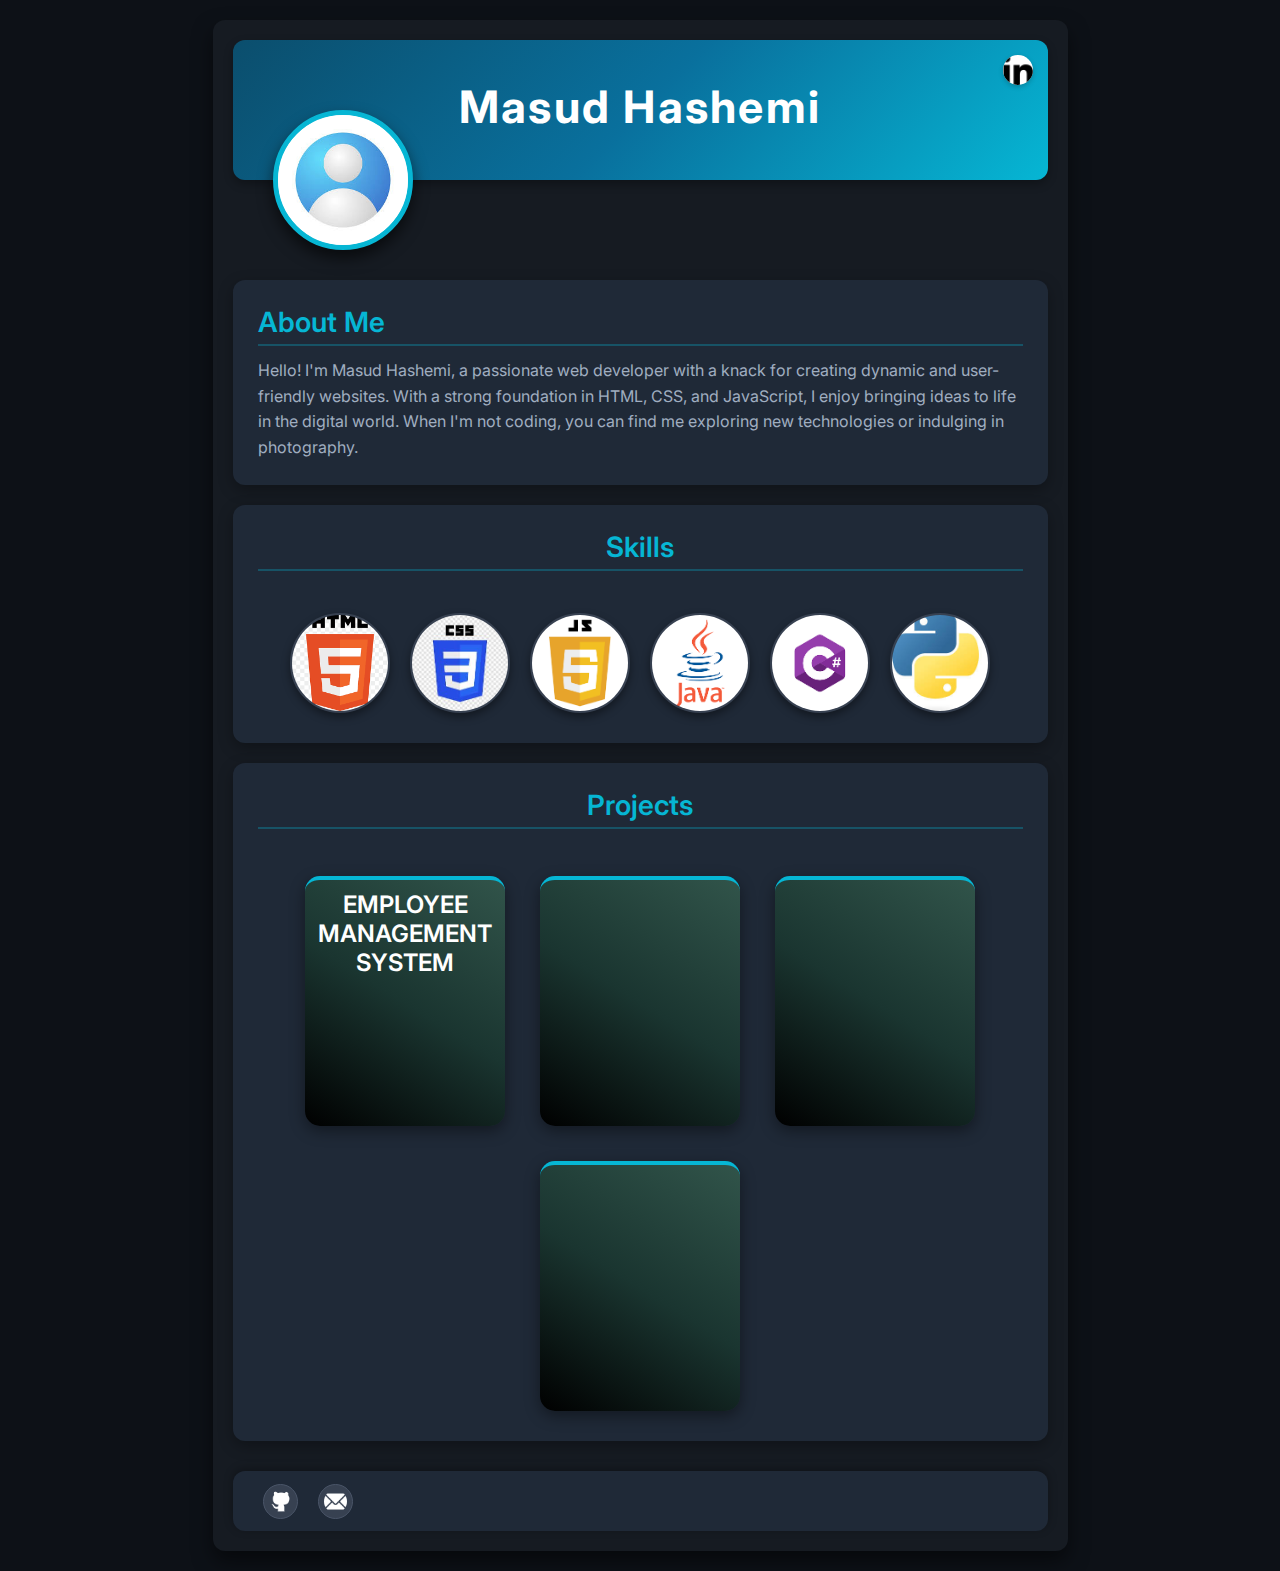
<file: index.html>
<!DOCTYPE html>
<html lang="en">

<head>
  <meta charset="UTF-8" />
  <meta name="viewport" content="width=device-width, initial-scale=1.0" />
  <title>Masud Hashemi - Professional Portfolio</title>
  <!-- Link to the external CSS file for styling -->
  <link rel="stylesheet" href="index.css" />
</head>

<body>
  <div class="blur_back">

    <div class="page">

      <div class="headpage">

        <h1>Masud Hashemi</h1>

        <div class="linkdin">
          <a href="https://www.linkedin.com/in/masud-hashemi-b4511b381/" target="_blank"><img src="icons/linkedin.png"
              alt="LinkedIn Icon"></a>
        </div>

        <div class="profile">
          <!-- Ensure you have a 'pictures/profile.jpg' image -->
          <img src="pictures/profile.jpg" alt="Profile" />
        </div>
      </div>


      <div class="bodypage">


        <div class="about">
          <h3>About Me</h3>
          <p>
            Hello! I'm Masud Hashemi, a passionate web developer with a knack for
            creating dynamic and user-friendly websites. With a strong foundation
            in HTML, CSS, and JavaScript, I enjoy bringing ideas to life in the
            digital world. When I'm not coding, you can find me exploring new
            technologies or indulging in photography.
          </p>
        </div>



        <div class="skills">

          <div class="skills-header">

            <h3>Skills</h3>

          </div>

          <!-- Skill Cards 1 -->

          <div class="skillCard" id="oneskill">

            <div class="skillcard_front">
              <!-- Ensure you have a 'pictures/html.png' image -->
              <img src="pictures/html.png" alt="HTML">

            </div>
            <div class="skillcard_back">

              <div class="icon"> <img src="icons/right-arrow.png" alt="Click Icon"></div>

            </div>

          </div>

          <!-- Skill Cards 2 -->

          <div class="skillCard" id="twoskill">

            <div class="skillcard_front">
              <!-- Ensure you have a 'pictures/css.jpeg' image -->
              <img src="pictures/css.jpeg" alt="CSS">

            </div>
            <div class="skillcard_back">

              <div class="icon"> <img src="icons/right-arrow.png" alt="Click Icon"></div>

            </div>

          </div>

          <!-- Skill Cards 3 -->

          <div class="skillCard" id="threekill">

            <div class="skillcard_front">
              <!-- Ensure you have a 'pictures/js.png' image -->
              <img src="pictures/js.png" alt="JavaScript ">

            </div>
            <div class="skillcard_back" id="threekill">

              <div class="icon"> <img src="icons/right-arrow.png" alt="click"></div>

            </div>

          </div>

          <!-- Skill Cards 4 -->

          <div class="skillCard" id="fourskill">

            <div class="skillcard_front">
              <!-- Ensure you have a 'pictures/java.png' image -->
              <img src="pictures/java.png" alt="Java">

            </div>
            <div class="skillcard_back">

              <div class="icon"> <img src="icons/right-arrow.png" alt="Click Icon"></div>

            </div>

          </div>

          <!-- Skill Cards 5 -->

          <div class="skillCard" id="fiveskill">

            <div class="skillcard_front">
              <!-- Ensure you have a 'pictures/c srp.png' image -->
              <img src="pictures/c srp.png" alt="C#">

            </div>
            <div class="skillcard_back">

              <div class="icon"> <img src="icons/right-arrow.png" alt="Click Icon"></div>

            </div>

          </div>

          <!-- Skill Cards 6 -->

          <div class="skillCard" id="sixskill">

            <div class="skillcard_front">
              <!-- Ensure you have a 'pictures/py.jpeg' image -->
              <img src="pictures/py.jpeg" alt="Python">

            </div>
            <div class="skillcard_back">

              <div class="icon"> <img src="icons/right-arrow.png" alt="Click Icon"></div>

            </div>

          </div>

        </div>

        <!-- Projects Section -->

        <div class="projects">

          <div class="projectsHeader">
            <h3>Projects</h3>
          </div>

          <!-- project  -->
          <div class="project_card">

            <h2>EMPLOYEE MANAGEMENT SYSTEM</h2>

            <div class="linkToProject" id="linkToProject_1">
              <img src="icons/right-arrow.png" alt="Go to Project">

            </div>

          </div>


          <div class="project_card">

            <div class="linkToProject" id="linkToProject_2">
              <img src="icons/right-arrow.png" alt="Go to Project">

            </div>

          </div>

          <div class="project_card">

            <div class="linkToProject" id="linkToProject_3">
              <img src="icons/right-arrow.png" alt="Go to Project">

            </div>

          </div>

          <div class="project_card">

            <div class="linkToProject" id="linkToProject_4">
              <img src="icons/right-arrow.png" alt="Go to Project">

            </div>

          </div>

        </div>


      </div>


      <!-- this is the footer -->

      <div class="footer">
        <!-- Social icons now have white color overlay for the dark theme -->
        <div class="git">
          <!-- Ensure you have an 'icons/github.png' image -->
          <img src="icons/github.png" alt="GitHub Icon">

        </div>

        <div class="mail">
          <!-- Ensure you have an 'icons/email.png' image -->
          <img src="icons/email.png" alt="Email Icon">

        </div>

      </div>


    </div>

  </div>

  <!-- Skill Modal -->

  <div class="skillone" id="skill_one">
    <div class="skillborder">
      <img src="icons/cross.png" alt="close" class="c_close">
      <div class="certificate">
        <img src="certificates/certificate-html-css-.jpg" alt="html css certificate">
      </div>
      <div class="C_details">
        <h3>HTML & CSS Certificate</h3>

        <ul class="c_info">
          <li><strong>Issued To:</strong> Masud Hashemi</li>
          <li><strong>Issued By:</strong> SoloLearn</li>
          <li><strong>Issue Date:</strong> Jan 10, 2024</li>
          <li><strong>Course Level:</strong> Beginner–Intermediate</li>
          <li><strong>Certificate ID:</strong> SL-HTM-2024-19327</li>
          <li><strong>Skills Covered:</strong> HTML Structure, CSS Styling, Responsive Web Layouts</li>
        </ul>
      </div>


    </div>

  </div>


  <div class="skilltwo" id="skill_two">
    <div class="skillborder">
      <img src="icons/cross.png" alt="close" class="c_close">
      <div class="certificate">
        <img src="certificates/certificate-html-css-.jpg" alt="html css certificate">
      </div>
      <div class="C_details">
        <h3>HTML & CSS Certificate</h3>

        <ul class="c_info">
          <li><strong>Issued To:</strong> Masud Hashemi</li>
          <li><strong>Issued By:</strong> SoloLearn</li>
          <li><strong>Issue Date:</strong> Jan 10, 2024</li>
          <li><strong>Course Level:</strong> Beginner–Intermediate</li>
          <li><strong>Certificate ID:</strong> SL-HTM-2024-19327</li>
          <li><strong>Skills Covered:</strong> HTML Structure, CSS Styling, Responsive Web Layouts</li>
        </ul>
      </div>


    </div>

  </div>


  <div class="skillthree" id="skill_three">
    <div class="skillborder">
      <img src="icons/cross.png" alt="close" class="c_close">
      <div class="certificate">
        <img src="certificates/certificate-html-css-.jpg" alt="html css certificate">
      </div>
      <div class="C_details">
        <h3>HTML & CSS Certificate</h3>

        <ul class="c_info">
          <li><strong>Issued To:</strong> Masud Hashemi</li>
          <li><strong>Issued By:</strong> SoloLearn</li>
          <li><strong>Issue Date:</strong> Jan 10, 2024</li>
          <li><strong>Course Level:</strong> Beginner–Intermediate</li>
          <li><strong>Certificate ID:</strong> SL-HTM-2024-19327</li>
          <li><strong>Skills Covered:</strong> HTML Structure, CSS Styling, Responsive Web Layouts</li>
        </ul>
      </div>


    </div>

  </div>


  <div class="skillfour" id="skill_four">
    <div class="skillborder">
      <img src="icons/cross.png" alt="close" class="c_close">
      <div class="certificate">
        <img src="certificates/certificate-html-css-.jpg" alt="html css certificate">
      </div>
      <div class="C_details">
        <h3>HTML & CSS Certificate</h3>

        <ul class="c_info">
          <li><strong>Issued To:</strong> Masud Hashemi</li>
          <li><strong>Issued By:</strong> SoloLearn</li>
          <li><strong>Issue Date:</strong> Jan 10, 2024</li>
          <li><strong>Course Level:</strong> Beginner–Intermediate</li>
          <li><strong>Certificate ID:</strong> SL-HTM-2024-19327</li>
          <li><strong>Skills Covered:</strong> HTML Structure, CSS Styling, Responsive Web Layouts</li>
        </ul>
      </div>


    </div>

  </div>


  <div class="skillfive" id="skill_five">
    <div class="skillborder">
      <img src="icons/cross.png" alt="close" class="c_close">
      <div class="certificate">
        <img src="certificates/certificate-html-css-.jpg" alt="html css certificate">
      </div>
      <div class="C_details">
        <h3>HTML & CSS Certificate</h3>

        <ul class="c_info">
          <li><strong>Issued To:</strong> Masud Hashemi</li>
          <li><strong>Issued By:</strong> SoloLearn</li>
          <li><strong>Issue Date:</strong> Jan 10, 2024</li>
          <li><strong>Course Level:</strong> Beginner–Intermediate</li>
          <li><strong>Certificate ID:</strong> SL-HTM-2024-19327</li>
          <li><strong>Skills Covered:</strong> HTML Structure, CSS Styling, Responsive Web Layouts</li>
        </ul>
      </div>


    </div>

  </div>


  <div class="skillsix" id="skill_six">
    <div class="skillborder">
      <img src="icons/cross.png" alt="close" class="c_close">
      <div class="certificate">
        <img src="certificates/certificate-html-css-.jpg" alt="html css certificate">
      </div>
      <div class="C_details">
        <h3>HTML & CSS Certificate</h3>

        <ul class="c_info">
          <li><strong>Issued To:</strong> Masud Hashemi</li>
          <li><strong>Issued By:</strong> SoloLearn</li>
          <li><strong>Issue Date:</strong> Jan 10, 2024</li>
          <li><strong>Course Level:</strong> Beginner–Intermediate</li>
          <li><strong>Certificate ID:</strong> SL-HTM-2024-19327</li>
          <li><strong>Skills Covered:</strong> HTML Structure, CSS Styling, Responsive Web Layouts</li>
        </ul>
      </div>


    </div>

  </div>

  <!-- Project Modals -->

  <div class="projectOne" id="Project_1">
    <div class="card_border">
      <img src="icons/cross.png" alt="close" class="closebtn" id="close1">
      <div class="cardDesign">
        <h1>THE EMPLOYEE MANAGEMENT SYSTEM </h1>
      </div>
      <div class="Pdetails1">
        <h2>Project Overview</h2>

        <p class="p_desc">
          A lightweight desktop application designed to manage employee records,
          salaries, attendance, and payslips with a clean and simple UI.
        </p>

        <ul class="p_tech">
          <li><strong>Languages:</strong> Java (Swing), MySQL</li>
          <li><strong>Tools:</strong> IntelliJ IDEA, XAMPP / MySQL</li>
          <li><strong>Frontend:</strong> Java Swing UI</li>
          <li><strong>Database:</strong> MySQL with JDBC</li>
        </ul>
      </div>

      <div class="bCardDesign">

      </div>

      <div class="gitlink">
        <img src="icons/github2.png" alt="">
      </div>
    </div>

  </div>



  <div class="projectTwo" id="Project_2">
    <div class="card_border">
      <img src="icons/cross.png" alt="close" class="closebtn" id="close2">
      <div class="cardDesign">
        <h1>THE EMPLOYEE MANAGEMENT SYSTEM </h1>
      </div>
      <div class="Pdetails1">
        <h2>Project Overview</h2>

        <p class="p_desc">
          A lightweight desktop application designed to manage employee records,
          salaries, attendance, and payslips with a clean and simple UI.
        </p>

        <ul class="p_tech">
          <li><strong>Languages:</strong> Java (Swing), MySQL</li>
          <li><strong>Tools:</strong> IntelliJ IDEA, XAMPP / MySQL</li>
          <li><strong>Frontend:</strong> Java Swing UI</li>
          <li><strong>Database:</strong> MySQL with JDBC</li>
        </ul>
      </div>


      <div class="bCardDesign">

      </div>

      <div class="gitlink">
        <img src="icons/github2.png" alt="">
      </div>
    </div>
  </div>


  <div class="projectThree" id="Project_3">
    <div class="card_border">
      <img src="icons/cross.png" alt="close" class="closebtn" id="close3">
      <div class="cardDesign">
        <h1>THE EMPLOYEE MANAGEMENT SYSTEM </h1>
      </div>

      <div class="Pdetails1">
        <h2>Project Overview</h2>

        <p class="p_desc">
          A lightweight desktop application designed to manage employee records,
          salaries, attendance, and payslips with a clean and simple UI.
        </p>

        <ul class="p_tech">
          <li><strong>Languages:</strong> Java (Swing), MySQL</li>
          <li><strong>Tools:</strong> IntelliJ IDEA, XAMPP / MySQL</li>
          <li><strong>Frontend:</strong> Java Swing UI</li>
          <li><strong>Database:</strong> MySQL with JDBC</li>
        </ul>
      </div>

      <div class="bCardDesign">

      </div>

      <div class="gitlink">
        <img src="icons/github2.png" alt="">
      </div>
    </div>
  </div>


  <div class="projectFour" id="Project_4">
    <div class="card_border">
      <img src="icons/cross.png" alt="close" class="closebtn" id="close4">
      <div class="cardDesign">
        <h1>THE EMPLOYEE MANAGEMENT SYSTEM </h1>
      </div>
      <div class="Pdetails1">
        <h2>Project Overview</h2>

        <p class="p_desc">
          A lightweight desktop application designed to manage employee records,
          salaries, attendance, and payslips with a clean and simple UI.
        </p>

        <ul class="p_tech">
          <li><strong>Languages:</strong> Java (Swing), MySQL</li>
          <li><strong>Tools:</strong> IntelliJ IDEA, XAMPP / MySQL</li>
          <li><strong>Frontend:</strong> Java Swing UI</li>
          <li><strong>Database:</strong> MySQL with JDBC</li>
        </ul>
      </div>


      <div class="bCardDesign">

      </div>

      <div class="gitlink">
        <img src="icons/github2.png" alt="">
      </div>
    </div>
  </div>

  <script src="index.js"></script>
</body>

</html>
</file>
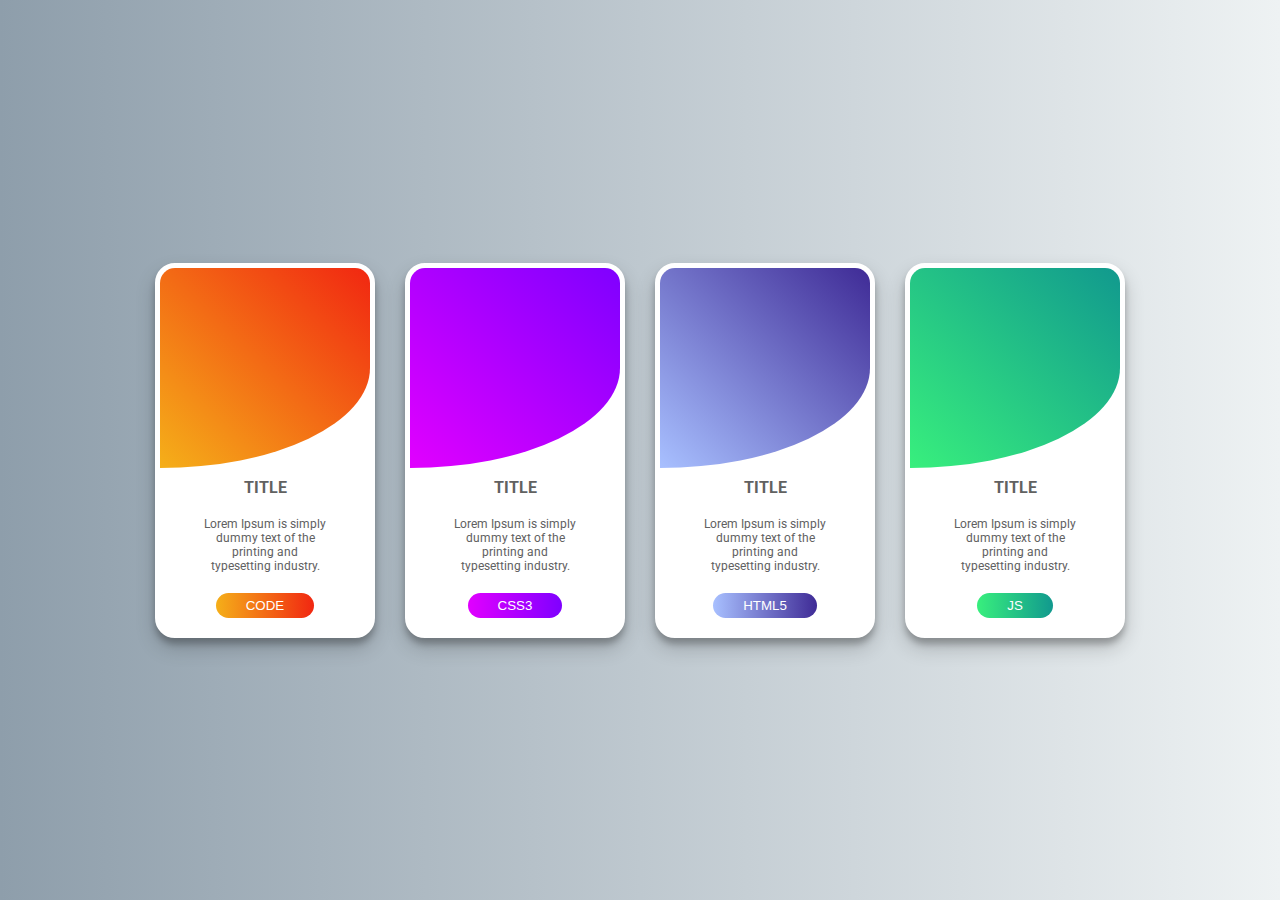
<file: test.html>
<!DOCTYPE html>
<html lang="en">
<head>
    <meta charset="UTF-8">
    <meta name="viewport" content="width=device-width, initial-scale=1.0">
    <title>Document</title>

    <style>
        @import url('https://fonts.googleapis.com/css2?family=Roboto:wght@300;400;500;700;900&display=swap');
*{
  margin:0px;
  padding:0px;
  box-sizing: border-box;
}
:root{
  --color-text: #616161;
  --color-text-btn: #ffffff;
  --card1-gradient-color1: #f12711;
  --card1-gradient-color2: #f5af19;
  --card2-gradient-color1: #7F00FF;
  --card2-gradient-color2: #E100FF;
  --card3-gradient-color1: #3f2b96;
  --card3-gradient-color2: #a8c0ff;
  --card4-gradient-color1: #11998e;
  --card4-gradient-color2: #38ef7d;
}
body{
  font-family: 'Roboto', sans-serif;
  background: linear-gradient(to right, #8e9eab, #eef2f3); 
  height: 100vh;
  display: flex;
  align-items: center;
  justify-content: center;
  flex-wrap: wrap;
  gap: 30px;
}
.card-wrap{
  width: 220px;
  background: #fff;
  border-radius: 20px;
  border: 5px solid #fff;
  overflow: hidden;
  color: var(--color-text);
  box-shadow: rgba(0, 0, 0, 0.19) 0px 10px 20px,
              rgba(0, 0, 0, 0.23) 0px 6px 6px;
  cursor: pointer;
  transition: all .2s ease-in-out;
}
.card-wrap:hover{
  transform: scale(1.1);
}
.card-header{
  height: 200px;
  width: 100%;
  background: red;
  border-radius:100% 0% 100% 0% / 0% 50% 50% 100%;
  display: grid;
  place-items: center;

}

.card-header i{
  color: #fff;
  font-size: 72px;
}
.card-content{
  display: flex;
  flex-direction: column;
  align-items: center;
  width: 60%;
  margin: 0 auto;
}
.card-title{
  text-align: center;
  text-transform: uppercase;
  font-size: 16px;
  margin-top: 10px;
  margin-bottom: 20px;
  
}
.card-text{
  text-align: center;
  font-size: 12px;
  margin-bottom: 20px;
}
.card-btn{
  border: none;
  border-radius: 100px;
  padding: 5px 30px;
  color: #fff;
  margin-bottom: 15px;
  text-transform: uppercase;
}
.card-header.one{
  background: linear-gradient(to bottom left, var(--card1-gradient-color1), var(--card1-gradient-color2));
}
.card-header.two{
  background: linear-gradient(to bottom left, var(--card2-gradient-color1), var(--card2-gradient-color2));
}
.card-header.three{
  background: linear-gradient(to bottom left, var(--card3-gradient-color1), var(--card3-gradient-color2));
}
.card-header.four{
  background: linear-gradient(to bottom left, var(--card4-gradient-color1), var(--card4-gradient-color2));
}

.card-btn.one{
  background: linear-gradient(to left, var(--card1-gradient-color1), var(--card1-gradient-color2));
}
.card-btn.two{
  background: linear-gradient(to left, var(--card2-gradient-color1), var(--card2-gradient-color2));
}
.card-btn.three{
  background: linear-gradient(to left, var(--card3-gradient-color1), var(--card3-gradient-color2));
}
.card-btn.four{
  background: linear-gradient(to left, var(--card4-gradient-color1), var(--card4-gradient-color2));
}
    </style>
</head>
<body>
    

    <div class="card-wrap">
  <div class="card-header one">
    <i class="fas fa-code"></i>
  </div>
  <div class="card-content">
    <h1 class="card-title">Title</h1>
    <p class="card-text">Lorem Ipsum is simply dummy text of the printing and typesetting industry.</p>
    <button class="card-btn one">code</button>
 </div>
</div>
<div class="card-wrap">
  <div class="card-header two">
    <i class="fab fa-css3-alt"></i>
  </div>
  <div class="card-content">
    <h1 class="card-title">Title</h1>
    <p class="card-text">Lorem Ipsum is simply dummy text of the printing and typesetting industry.</p>
    <button class="card-btn two">css3</button>
 </div>
</div>
<div class="card-wrap">
  <div class="card-header three">
    <i class="fab fa-html5"></i>
  </div>
  <div class="card-content">
    <h1 class="card-title">Title</h1>
    <p class="card-text">Lorem Ipsum is simply dummy text of the printing and typesetting industry.</p>
    <button class="card-btn three">html5</button>
 </div>
</div>
<div class="card-wrap">
  <div class="card-header four">
    <i class="fab fa-js-square"></i>
  </div>
  <div class="card-content">
    <h1 class="card-title">Title</h1>
    <p class="card-text">Lorem Ipsum is simply dummy text of the printing and typesetting industry.</p>
    <button class="card-btn four">js</button>
 </div>
</div>


</body>
</html>
</file>
<file: index.css>
@import url('https://fonts.googleapis.com/css2?family=Inter:wght@100..900&display=swap');

/* ========== Global Reset ========== */
* {
    box-sizing: border-box;
    margin: 0;
    padding: 0;
}

body {
    background-color: #0d1117;
    font-family: 'Inter', system-ui, -apple-system, BlinkMacSystemFont, "Segoe UI", Roboto, "Helvetica Neue", Arial, "Noto Sans", sans-serif;
    color: #e5e7eb;
    display: flex;
    align-items: center;
    justify-content: center;
    min-height: 100vh;
    padding: 0;
}

.blur_back {
    transition: filter 0.3s ease;
}

.blur_back.blur {
    filter: blur(5px);
    pointer-events: none;
}

/* ========== MAIN CONTAINER ========== */
.page {

    max-width: 900px;
    width: 95%;
    min-height: 100vh;
    display: flex;
    flex-direction: column;
    background-color: #161b22;
    border-radius: 12px;
    padding: 20px;
    margin: 20px auto;
    box-shadow: 0 10px 20px rgba(0, 0, 0, 0.5);

}

/* =====================================================
    HEADPAGE SECTION
===================================================== */
.headpage {
    position: relative;
    height: 140px;
    background: linear-gradient(135deg, #0b4e6d, #09709d, #06b6d4);
    border-radius: 12px;
    box-shadow: 0 4px 10px rgba(0, 0, 0, 0.3);
}

/* Header title */
.headpage h1 {
    color: #ffffff;
    text-align: center;
    padding-top: 40px;
    font-size: 2.8rem;
    font-weight: 700;
    letter-spacing: 0.05em;
}

/* LinkedIn icon (Repositioned and restyled) */
.headpage .linkdin {
    position: absolute;
    top: 15px;
    right: 15px;
    height: 30px;
    width: 30px;
    background-color: #ffffff;
    border-radius: 50%;
    border: 9px solid #0a0b0b;
    border: none;
    cursor: pointer;
    box-shadow: 0 2px 5px rgba(0, 0, 0, 0.2);
    transition: transform 0.2s;
}

.headpage .linkdin:hover {
    transform: scale(1.1);
}

.linkdin img {
    height: 100%;
    width: 100%;
    border-radius: 50%;
    object-fit: cover;
    display: block;
}


/* Profile photo inside header */
.profile {
    height: 140px;
    width: 140px;

    border: solid 5px #06b6d4;
    border-radius: 50%;
    background-color: #ffffff;
    position: absolute;
    left: 40px;
    bottom: -70px;
    overflow: hidden;
    box-shadow: 0 8px 15px rgba(0, 0, 0, 0.6);
}

.profile img {
    height: 100%;
    width: 100%;
    border-radius: 50%;
    object-fit: cover;
}

/* =====================================================
    BODYPAGE SECTION
===================================================== */
.bodypage {
    border-radius: 12px;
    margin-top: 100px;
    background: transparent;
    padding: 0;
    display: flex;
    flex-direction: column;
    gap: 20px;
}

/* =====================================================
    SECTIONS: ABOUT, SKILLS, PROJECTS
===================================================== */
.about,
.skills,
.projects {

    border-radius: 12px;
    margin: 0;
    background-color: #1f2937;
    padding: 25px;
    box-shadow: 0 5px 15px rgba(0, 0, 0, 0.3);
    transition: box-shadow 0.3s ease;
}

.about:hover,
.skills:hover,
.projects:hover {
    box-shadow: 0 8px 20px rgba(6, 182, 212, 0.2);
}

/* Section Headings */
.about h3,
.skills-header h3,
.projectsHeader h3 {
    margin-bottom: 12px;
    color: #06b6d4;
    font-size: 1.75rem;
    font-weight: 600;
    padding-bottom: 5px;
    border-bottom: 2px solid rgba(6, 182, 212, 0.3);
    text-align: left;
}

.skills-header h3,
.projectsHeader h3 {
    text-align: center;
}


/* About Paragraph */
.about p {
    color: #a0aec0;
    line-height: 1.6;
}

/* =====================================================
    SKILLS SECTION
===================================================== */
.skills {
    display: flex;
    gap: 20px;
    flex-wrap: wrap;
    justify-content: center;
    align-items: center;
}

.skills-header {
    width: 100%;
    margin-bottom: 5px;
}

/* Skill cards */
.skillCard {
    width: 100px;
    height: 100px;
    position: relative;
    perspective: 800px;
    margin: 5px 0;

    transform-style: preserve-3d;
}

.skillcard_front,
.skillcard_back {
    position: absolute;
    width: 100%;
    height: 100%;
    border-radius: 50%;
    backface-visibility: hidden;
    transition: transform 0.6s;
}

.skillcard_front {
    border: 2px solid #374151;
    background-color: #374151;
    box-shadow: 0 4px 8px rgba(0, 0, 0, 0.4);
    transform: rotateY(0deg);
}

.skillcard_front img {
    height: 100%;
    width: 100%;
    border-radius: 50%;
    object-fit: cover;
}

.skillcard_back {

    background-color: #06b6d4;
    box-shadow: 0 4px 8px rgba(0, 0, 0, 0.4);
    transform: rotateY(180deg);
}

.icon {
    position: absolute;
    left: 50%;
    top: 50%;

    transform: translate(-50%, -50%);
    opacity: 0;
    transition: opacity 0.6s ease, transform 0.6s ease;
    background: transparent;
    display: flex;
    justify-content: center;
    align-items: center;
}

.icon img {
    height: 30px;
    width: 30px;
    filter: brightness(0) invert(1);
}

/* Flip effect */
.skillCard:hover .skillcard_front {
    transform: rotateY(180deg);
}

.skillCard:hover .skillcard_back {
    transform: rotateY(0deg);
}

.skillCard:hover .icon {
    opacity: 1;
    transform: translate(-50%, -50%) scale(1.1);
}

.skillone,
.skilltwo,
.skillthree,
.skillfour,
.skillfive,
.skillsix {
    height: 500px;
    width: 950px;
    background: rgba(12, 20, 25, 0.4);
    backdrop-filter: blur(14px) saturate(160%);
    -webkit-backdrop-filter: blur(14px) saturate(160%);
    border: 1.5px solid rgba(6, 182, 212, 0.5);
    border-radius: 15px;
    position: fixed;
    top: 50%;
    left: 50%;
    transform: translate(-50%, -50%) scale(0.8);
    box-shadow:
        0 0 30px rgba(6, 182, 212, 0.15),
        0 0 60px rgba(6, 182, 212, 0.08),
        0 20px 40px rgba(0, 0, 0, 0.6);
    z-index: 1000;
    visibility: hidden;
    opacity: 0;
    transition: all 0.4s ease-out;
    display: flex;
}

.skillone.show {
    visibility: visible;
    opacity: 1;
    transform: translate(-50%, -50%) scale(1);
}

.skilltwo.show {
    visibility: visible;
    opacity: 1;
    transform: translate(-50%, -50%) scale(1);
}

.skillthree.show {
    visibility: visible;
    opacity: 1;
    transform: translate(-50%, -50%) scale(1);
}

.skillfour.show {
    visibility: visible;
    opacity: 1;
    transform: translate(-50%, -50%) scale(1);
}

.skillfive.show {
    visibility: visible;
    opacity: 1;
    transform: translate(-50%, -50%) scale(1);
}

.skillsix.show {
    visibility: visible;
    opacity: 1;
    transform: translate(-50%, -50%) scale(1);
}


.skillborder {
    margin: auto;
    height: 97%;
    width: 97%;
    border: 1px solid rgba(6, 182, 212, 0.4);
    border-radius: 10px;
    display: flex;
    justify-content: center;
    align-items: center;
    gap: 20px;
    flex-wrap: wrap;
    background: rgba(0, 0, 0, 0.4);

}

.c_close {
    height: 25px;
    width: 25px;
    position: absolute;
    top: 15px;
    right: 19px;
    cursor: pointer;
    transition: transform 0.2s ease;
    filter: drop-shadow(0 0 2px #06b6d4);
}

.c_close:hover {
    transform: scale(1.1);

}

.certificate {
    height: 400px;
    width: 400px;
    background: transparent;
    border-radius: 8px;
    overflow: hidden;
    margin-left: 10px;
}

.certificate img {
    height: 100%;
    width: 100%;
    border-radius: 8px;
    object-fit: contain;
}

.C_details {
    height: 400px;
    width: 400px;
    margin: auto;
    color: white;
    border-radius: 8px;
    box-shadow: 0 4px 20px rgba(0, 0, 0, 0.4);
    background: rgba(255, 255, 255, 0.05);
    backdrop-filter: blur(10px);
    padding: 15px;
}

.C_details h3 {
    margin-bottom: 10px;
    padding-bottom: 2px;
    color: #ffffff;
    font-size: 1.5rem;
    font-weight: 600;
    text-align: center;
    border-bottom: 2px solid rgba(255, 255, 255, 0.3);
}

.c_info li {
    background: rgba(255, 255, 255, 0.06);
    padding: 6px 10px;
    border-radius: 6px;
    margin: 6px 0;
    list-style: none;
    border-left: 3px solid #06b6d4;
    transition: 0.2s;
}

.c_info li:hover {
    background: rgba(255, 255, 255, 0.12);
}


/* =====================================================
    PROJECTS SECTION
===================================================== */
.projects {
    display: flex;
    gap: 25px;
    flex-wrap: wrap;
    justify-content: center;
}

.projectsHeader {
    width: 100%;
    margin-bottom: 5px;
}


.project_card {
    width: 200px;
    height: 250px;
    position: relative;
    perspective: 600px;
    background: linear-gradient(32deg, rgb(0 0 0) 0%, rgb(26 53 48) 50%, rgb(49 84 74) 100%);
    border-radius: 15px;
    box-shadow: 0 5px 15px rgba(0, 0, 0, 0.4);
    border-top: 4px solid #06b6d4;
    transition: transform 0.5s ease;
    margin: 5px;
}

.project_card:hover {
    transform: scale(1.03);
    box-shadow: 0 10px 25px rgba(6, 182, 212, 0.3);
    background: linear-gradient(32deg, rgb(0 0 0) 0%, rgb(55, 85, 79) 50%, rgb(100, 186, 161) 100%);
}

.project_card h2 {
    margin-top: 10px;
    margin-bottom: 10px;
    padding-bottom: 2px;
    color: #ffffff;
    font-size: 1.5rem;
    font-weight: 600;
    text-align: center;
}

.linkToProject {
    height: 40px;
    width: 170px;
    border: 2px solid #06b6d4;
    border-radius: 15px;
    position: absolute;
    bottom: 30px;
    left: 50%;
    transform: translateX(-50%);
    display: flex;
    justify-content: center;
    align-items: center;
    background: transparent;
    cursor: pointer;
    transition: all 0.3s ease-out;
    opacity: 0;


}

.project_card:hover .linkToProject {
    transform: translateX(-50%) translateY(-20px);
    opacity: 1;
}

.linkToProject:hover {
    background-color: rgb(0, 181, 231);
}

.linkToProject img {
    height: 40px;
    width: 40px;
    border-radius: 50%;
    object-fit: cover;
    left: 50px;
}

.projectOne,
.projectTwo,
.projectThree,
.projectFour {
    height: 450px;
    width: 480px;
    background-color: rgb(21, 11, 11);
    position: fixed;
    top: 50%;
    left: 50%;
    border-radius: 12px;
    border: 2px solid black;
    transform: translate(-50%, -50%) scale(0.8);
    z-index: 1000;
    visibility: hidden;
    opacity: 0;
    transition: all 0.4s ease-out;
    display: flex;
}

.projectOne.show {
    visibility: visible;
    opacity: 1;
    transform: translate(-50%, -50%) scale(1);
}

.projectTwo.show {
    visibility: visible;
    opacity: 1;
    transform: translate(-50%, -50%) scale(1);
}

.projectThree.show {
    visibility: visible;
    opacity: 1;
    transform: translate(-50%, -50%) scale(1);
}

.projectFour.show {
    visibility: visible;
    opacity: 1;
    transform: translate(-50%, -50%) scale(1);
}


.card_border h1 {
    font-size: 26px;
    text-align: center;
    margin-bottom: 25px;
    margin-top: 10px;
    letter-spacing: 1px;
    ;

}

.card_border {
    margin: auto;
    height: 97%;
    width: 97%;
    position: relative;
    box-shadow: 0 2px 4px rgba(178, 237, 243, 0.366);
    border-radius: 10px;
    background-color: rgba(30, 31, 32, 0.4);
    backdrop-filter: blur(10px) saturate(160%);
    -webkit-backdrop-filter: blur(14px) saturate(160%);
}

.cardDesign {
    height: 100px;
    display: grid;
    place-items: center;
    border-radius: 100% 0% 100% 0% / 0% 50% 50% 100%;
    background: linear-gradient(32deg, rgba(42, 123, 155, 1) 0%, rgba(87, 199, 133, 1) 50%, rgba(237, 221, 83, 1) 100%);
    margin-bottom: 20px;
}

.bCardDesign {
    position: absolute;
    bottom: 0;
    left: 106px;
    width: 77%;
    height: 22px;
    display: grid;
    place-items: center;
    background: linear-gradient(32deg, rgba(42, 123, 155, 1), rgba(87, 199, 133, 1), rgba(237, 221, 83, 1));
    border-radius: 100% 3% 3% 49% / 100% 6% 36% 2%;
}


.closebtn {
    width: 30px;
    height: 30px;
    float: right;
    cursor: pointer;
    filter: drop-shadow(0 0 4px rgba(0, 255, 255, 0.6));
    transition: transform 0.2s ease;
}

.closebtn:hover {
    transform: scale(1.15);
}

.gitlink {
    height: 40px;
    width: 40px;
    border: 2px solid #000000;
    border-radius: 8px;
    position: absolute;
    bottom: 15px;
    right: 15px;
    cursor: pointer;
    transition: transform 0.2s ease;

}

.gitlink:hover {
    transform: scale(1.1);
    box-shadow: 0 0 10px rgba(8, 201, 235, 0.7);
}

.gitlink img {
    height: 100%;
    width: 100%;
    object-fit: cover;
    box-sizing: border-box;

}

.Pdetails1 {
    width: 90%;
    margin: 10px auto;
    background: rgba(255, 255, 255, 0.05);
    padding: 18px;
    border-radius: 12px;
    backdrop-filter: blur(12px) saturate(160%);
    -webkit-backdrop-filter: blur(12px) saturate(160%);
    border: 1px solid rgba(255, 255, 255, 0.15);
    color: #e5e7eb;
    box-shadow: 0 0 12px rgba(6, 182, 212, 0.15);
    animation: fadeUp 0.5s ease-out;
}

.Pdetails1 h2 {
    font-size: 20px;
    margin-bottom: 10px;
    text-align: center;
    color: #06b6d4;
    letter-spacing: 1px;
}

.p_desc {
    font-size: 14px;
    line-height: 1.5;
    color: #cbd5e1;
    text-align: justify;
    margin-bottom: 12px;
}

.p_tech {
    list-style: none;
    padding-left: 0;
}

.p_tech li {
    font-size: 14px;
    background: rgba(6, 182, 212, 0.08);
    border-left: 3px solid #06b6d4;
    padding: 6px 10px;
    margin: 6px 0;
    border-radius: 6px;
    transition: background 0.2s ease;
}

.p_tech li:hover {
    background: rgba(6, 182, 212, 0.15);
}

/* Smooth fade-in animation */
@keyframes fadeUp {
    0% {
        opacity: 0;
        transform: translateY(10px);
    }

    100% {
        opacity: 1;
        transform: translateY(0);
    }
}










/* =====================================================
    FOOTER SECTION
===================================================== */
.footer {
    height: 60px;
    border-radius: 12px;
    margin-top: 30px;
    background-color: #1f2937;
    display: flex;
    justify-content: flex-start;
    align-items: center;
    padding: 0 20px;
    box-shadow: 0 -2px 10px rgba(0, 0, 0, 0.3);
}

.git,
.mail {
    height: 35px;
    width: 35px;
    background-color: #374151;
    margin: 0 10px;
    border-radius: 50%;
    border: 1px solid #4a5568;
    transition: transform 0.2s, background-color 0.2s;
    overflow: hidden;
}

.git:hover,
.mail:hover {
    transform: translateY(-2px);
    background-color: #06b6d4;
}

.git img,
.mail img {
    height: 100%;
    width: 100%;
    border-radius: 50%;
    object-fit: cover;
    padding: 5px;
    box-sizing: border-box;
    filter: brightness(0) invert(1);
}


/* =====================================================
    RESPONSIVE DESIGN
===================================================== */
@media (max-width: 600px) {

    /* Main page container for small screens */
    .page {
        padding: 10px;
        margin: 10px auto;
        width: 100%;
        min-height: auto;
    }

    /* Profile in headpage */
    .profile {
        height: 90px;
        width: 90px;
        left: 50%;
        transform: translateX(-50%);
        bottom: -45px;
        border-width: 3px;
    }

    /* Adjust margins for small screens */
    .bodypage {
        margin-top: 60px;
        gap: 15px;
    }

    .headpage h1 {
        font-size: 2rem;
        padding-top: 20px;
    }

    .headpage {
        height: 100px;
    }

    /* Skills cards for small screens */
    .skillCard {
        width: 80px;
        height: 80px;
    }

    /* Project cards for small screens */
    .project_card {
        width: 100%;
        height: 150px;
        margin: 5px 0;
    }

    .linkToProject {
        width: 120px;
        height: 30px;
        bottom: 10px;
        left: 50%;
        transform: translateX(-50%);
    }

    /* Modal adjustments */
    .projectOne,
    .projectTwo {
        height: 90%;
        width: 90%;
    }

    .skillone,
    .skilltwo,
    .skillthree,
    .skillfour,
    .skillfive,
    .skillsix {
        width: 90%;
        height: 98%;
    }

    .certificate,
    .C_details {
        width: 90%;
        height: 200px
    }
}

@media (min-width: 601px) and (max-width: 900px) {
    .page {
        padding: 20px;
        width: 90%;
    }

    .skillone,
    .skilltwo,
    .skillthree,
    .skillfour,
    .skillfive,
    .skillsix {
        width: 700px;
    }

    .certificate,
    .C_details {
        width: 300px;
        height: 400px;
    }
}
</file>
